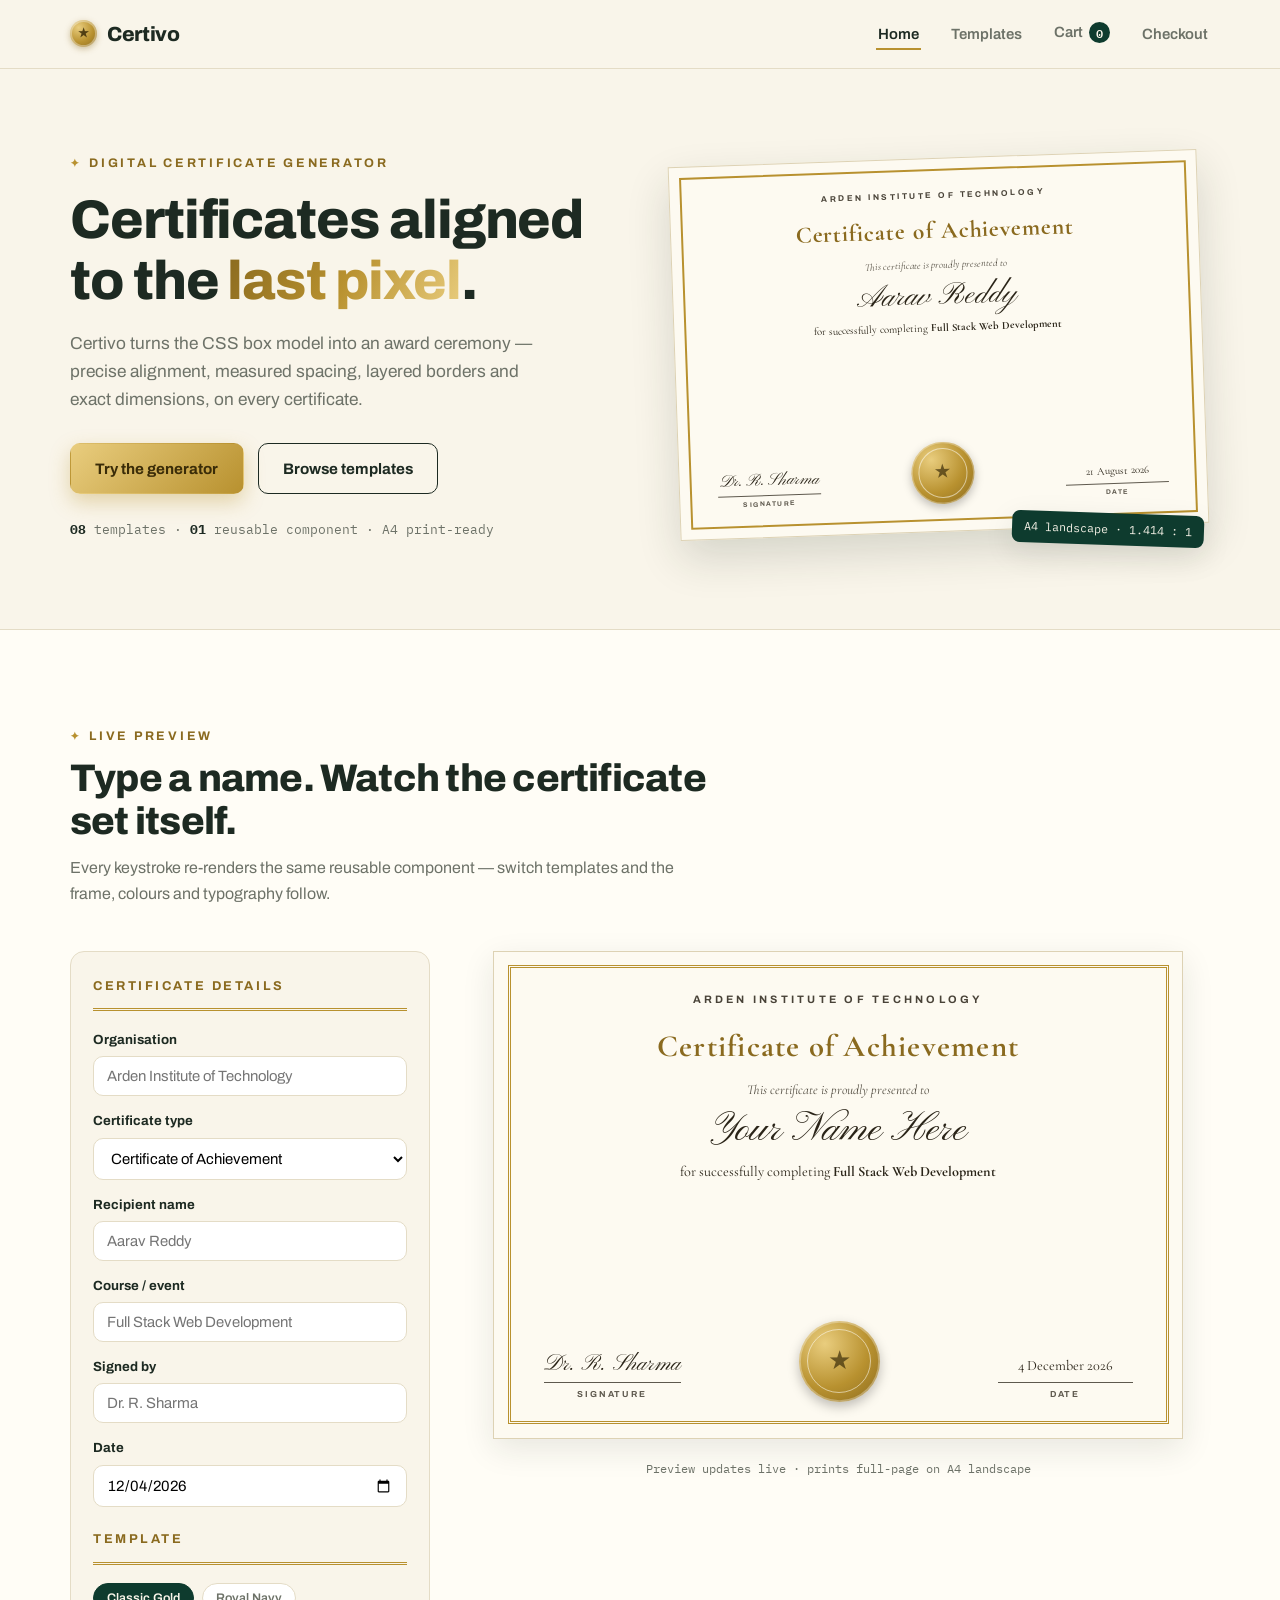
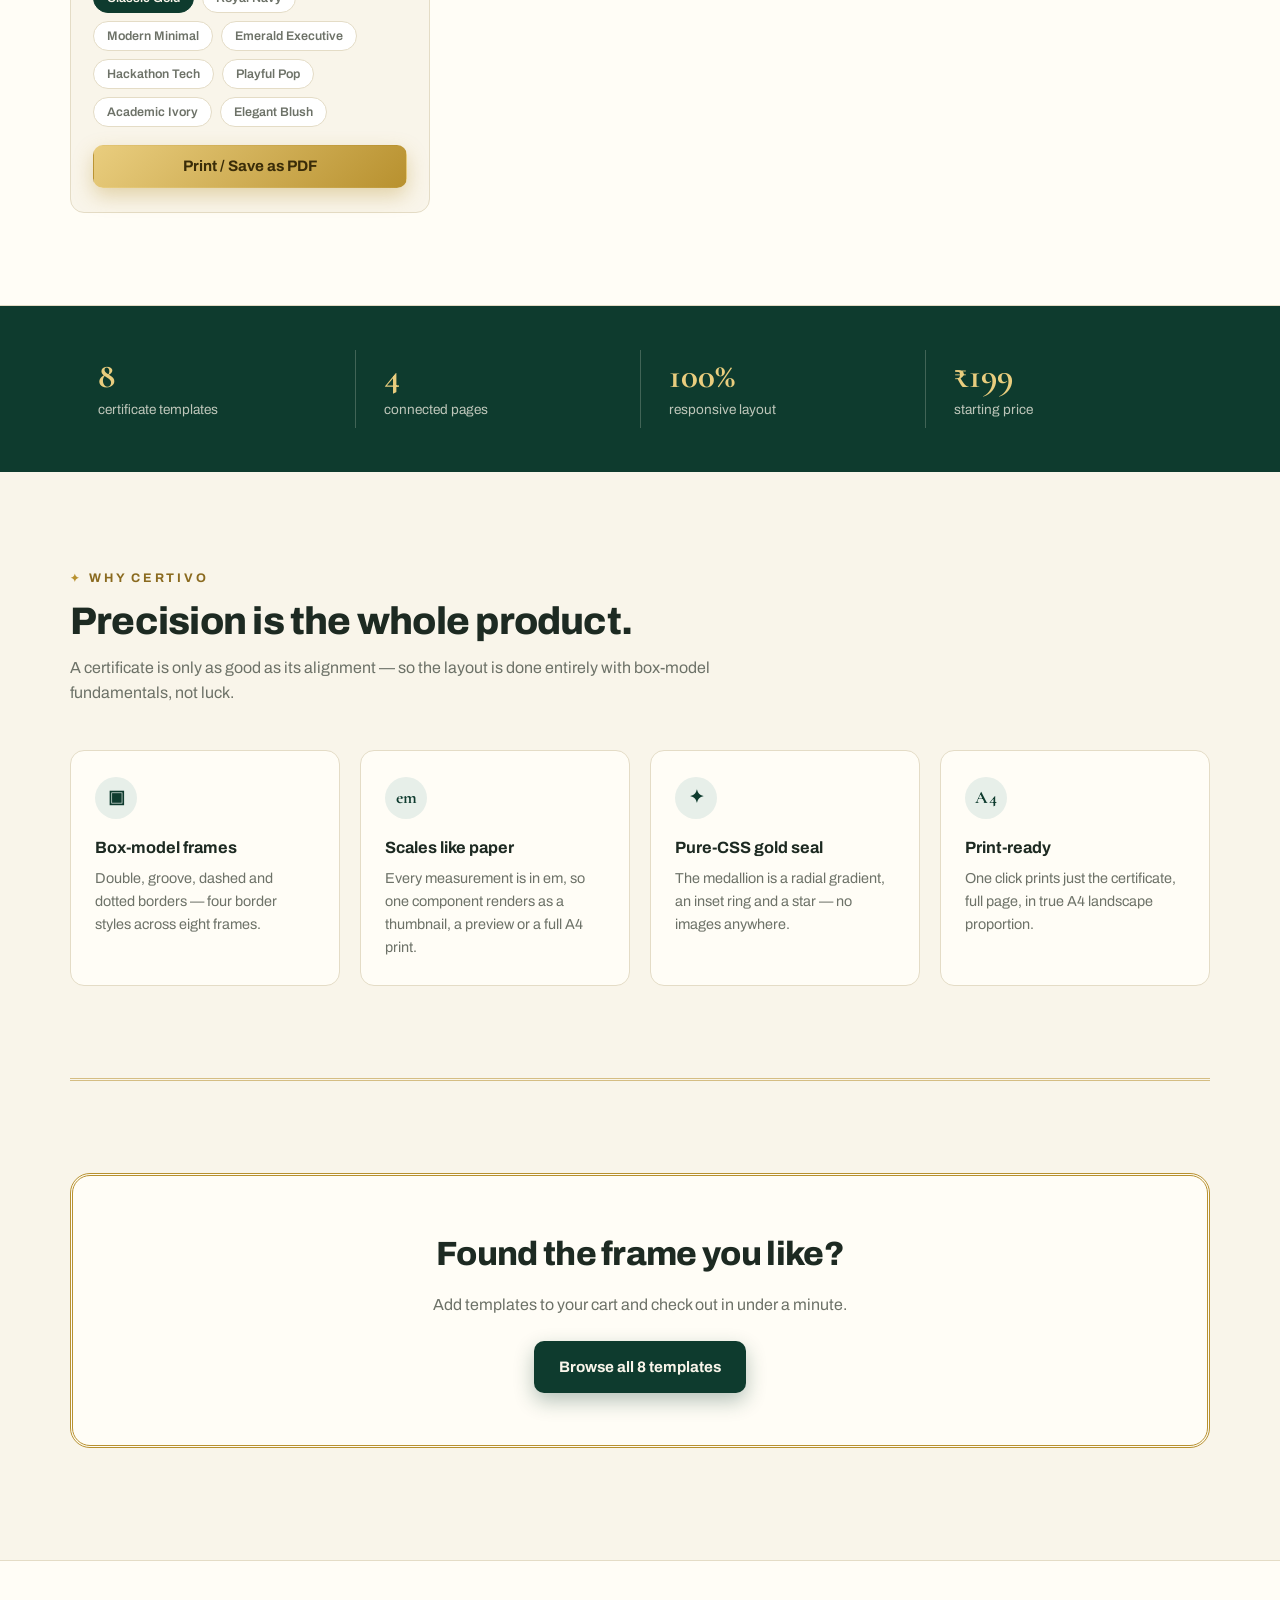
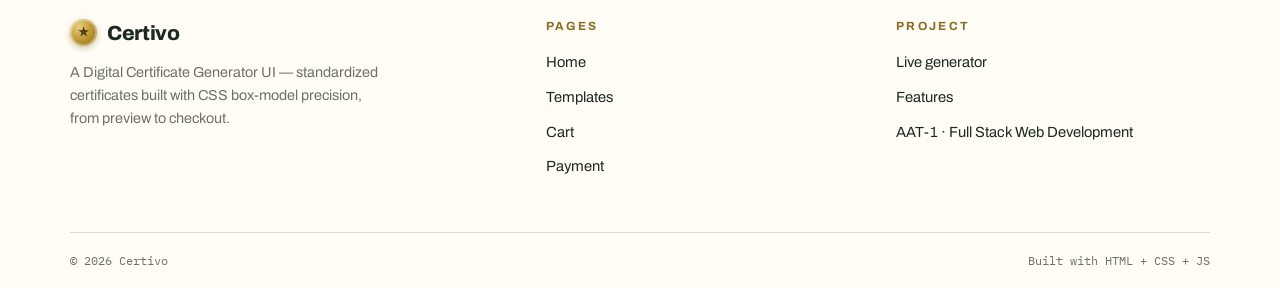
<file: index.html>
<!DOCTYPE html>
<html lang="en">
<head>
  <meta charset="UTF-8" />
  <meta name="viewport" content="width=device-width, initial-scale=1.0" />
  <title>Certivo — Digital Certificate Generator</title>
  <meta name="description" content="A digital certificate generator built on CSS box-model precision — alignment, spacing, borders and dimensions." />
  <link rel="preconnect" href="https://fonts.googleapis.com" />
  <link rel="preconnect" href="https://fonts.gstatic.com" crossorigin />
  <link href="https://fonts.googleapis.com/css2?family=Archivo:wght@400;500;600;700;800&family=Cormorant+Garamond:ital,wght@0,500;0,600;0,700;1,500&family=IBM+Plex+Mono:wght@400;500;600&family=Pinyon+Script&display=swap" rel="stylesheet" />
  <link rel="stylesheet" href="css/style.css" />
</head>
<body data-page="home">

  <!-- ═══════════ NAVBAR ═══════════ -->
  <header class="navbar">
    <div class="container nav-inner">
      <a href="index.html" class="brand"><span class="brand-mark">&#9733;</span>Certivo</a>
      <button class="burger" id="burger" aria-label="Open menu" aria-expanded="false">
        <span></span><span></span><span></span>
      </button>
      <ul class="nav-links" id="navLinks">
        <li><a href="index.html" class="active">Home</a></li>
        <li><a href="products.html">Templates</a></li>
        <li><a href="cart.html" class="cart-link">Cart <span class="cart-badge" id="cartCount">0</span></a></li>
        <li><a href="payment.html">Checkout</a></li>
      </ul>
    </div>
  </header>

  <main>
    <!-- ═══════════ HERO ═══════════ -->
    <section class="hero">
      <div class="container hero-grid">
        <div>
          <span class="eyebrow">Digital Certificate Generator</span>
          <h1>Certificates aligned to the <span class="accent">last pixel</span>.</h1>
          <p class="hero-sub">
            Certivo turns the CSS box model into an award ceremony — precise alignment,
            measured spacing, layered borders and exact dimensions, on every certificate.
          </p>
          <div class="hero-actions">
            <a href="#generator" class="btn btn-gold">Try the generator</a>
            <a href="products.html" class="btn btn-ghost">Browse templates</a>
          </div>
          <p class="hero-note"><b>08</b> templates &middot; <b>01</b> reusable component &middot; A4 print-ready</p>
        </div>

        <div class="hero-stage" aria-hidden="true">
          <div id="heroCert"></div>
          <span class="float-chip">A4 landscape &middot; 1.414 : 1</span>
        </div>
      </div>
    </section>

    <!-- ═══════════ GENERATOR (signature section) ═══════════ -->
    <section class="generator section" id="generator">
      <div class="container">
        <div class="section-head">
          <span class="eyebrow">Live preview</span>
          <h2>Type a name. Watch the certificate set itself.</h2>
          <p>Every keystroke re-renders the same reusable component — switch templates
             and the frame, colours and typography follow.</p>
        </div>

        <div class="gen-layout">
          <!-- — controls — -->
          <div class="gen-panel">
            <h3>Certificate details</h3>
            <div class="gen-field">
              <label for="gOrg">Organisation</label>
              <input type="text" id="gOrg" placeholder="Arden Institute of Technology" />
            </div>
            <div class="gen-field">
              <label for="gType">Certificate type</label>
              <select id="gType">
                <option>Certificate of Achievement</option>
                <option>Certificate of Completion</option>
                <option>Certificate of Participation</option>
                <option>Certificate of Excellence</option>
                <option>Certificate of Appreciation</option>
              </select>
            </div>
            <div class="gen-field">
              <label for="gName">Recipient name</label>
              <input type="text" id="gName" placeholder="Aarav Reddy" />
            </div>
            <div class="gen-field">
              <label for="gCourse">Course / event</label>
              <input type="text" id="gCourse" placeholder="Full Stack Web Development" />
            </div>
            <div class="gen-field">
              <label for="gSigner">Signed by</label>
              <input type="text" id="gSigner" placeholder="Dr. R. Sharma" />
            </div>
            <div class="gen-field">
              <label for="gDate">Date</label>
              <input type="date" id="gDate" />
            </div>

            <h3 style="margin-top:22px;">Template</h3>
            <div class="template-chips" id="templateChips"></div>

            <button type="button" class="btn btn-gold btn-block" id="printBtn">Print / Save as PDF</button>
          </div>

          <!-- — live preview (also the print area) — -->
          <div class="gen-preview">
            <div id="printArea"><div id="genCert"></div></div>
            <p class="gen-preview-hint">Preview updates live &middot; prints full-page on A4 landscape</p>
          </div>
        </div>
      </div>
    </section>

    <!-- ═══════════ STATS ═══════════ -->
    <section class="stat-strip">
      <div class="container stat-grid">
        <div class="stat-item"><b>8</b><span>certificate templates</span></div>
        <div class="stat-item"><b>4</b><span>connected pages</span></div>
        <div class="stat-item"><b>100%</b><span>responsive layout</span></div>
        <div class="stat-item"><b>&#8377;199</b><span>starting price</span></div>
      </div>
    </section>

    <!-- ═══════════ FEATURES ═══════════ -->
    <section class="section" id="features">
      <div class="container">
        <div class="section-head">
          <span class="eyebrow">Why Certivo</span>
          <h2>Precision is the whole product.</h2>
          <p>A certificate is only as good as its alignment — so the layout is done
             entirely with box-model fundamentals, not luck.</p>
        </div>
        <div class="features-grid">
          <article class="feature">
            <div class="feature-icon">&#9635;</div>
            <h3>Box-model frames</h3>
            <p>Double, groove, dashed and dotted borders — four border styles across eight frames.</p>
          </article>
          <article class="feature">
            <div class="feature-icon">em</div>
            <h3>Scales like paper</h3>
            <p>Every measurement is in em, so one component renders as a thumbnail, a preview or a full A4 print.</p>
          </article>
          <article class="feature">
            <div class="feature-icon">&#10022;</div>
            <h3>Pure-CSS gold seal</h3>
            <p>The medallion is a radial gradient, an inset ring and a star — no images anywhere.</p>
          </article>
          <article class="feature">
            <div class="feature-icon">A4</div>
            <h3>Print-ready</h3>
            <p>One click prints just the certificate, full page, in true A4 landscape proportion.</p>
          </article>
        </div>
      </div>
    </section>

    <hr class="rule" />

    <!-- ═══════════ CTA ═══════════ -->
    <section class="section">
      <div class="container">
        <div class="cta-band">
          <h2>Found the frame you like?</h2>
          <p>Add templates to your cart and check out in under a minute.</p>
          <a href="products.html" class="btn btn-primary">Browse all 8 templates</a>
        </div>
      </div>
    </section>
  </main>

  <!-- ═══════════ FOOTER ═══════════ -->
  <footer class="footer">
    <div class="container">
      <div class="footer-grid">
        <div>
          <a href="index.html" class="brand"><span class="brand-mark">&#9733;</span>Certivo</a>
          <p class="footer-blurb">A Digital Certificate Generator UI — standardized certificates
             built with CSS box-model precision, from preview to checkout.</p>
        </div>
        <div>
          <h4>Pages</h4>
          <ul>
            <li><a href="index.html">Home</a></li>
            <li><a href="products.html">Templates</a></li>
            <li><a href="cart.html">Cart</a></li>
            <li><a href="payment.html">Payment</a></li>
          </ul>
        </div>
        <div>
          <h4>Project</h4>
          <ul>
            <li><a href="#generator">Live generator</a></li>
            <li><a href="#features">Features</a></li>
            <li><a href="#">AAT-1 · Full Stack Web Development</a></li>
          </ul>
        </div>
      </div>
      <div class="footer-bottom">
        <span>&copy; 2026 Certivo</span>
        <span>Built with HTML + CSS + JS</span>
      </div>
    </div>
  </footer>

  <div class="toast" id="toast" role="status" aria-live="polite"></div>
  <script src="js/script.js" defer></script>
</body>
</html>
</file>
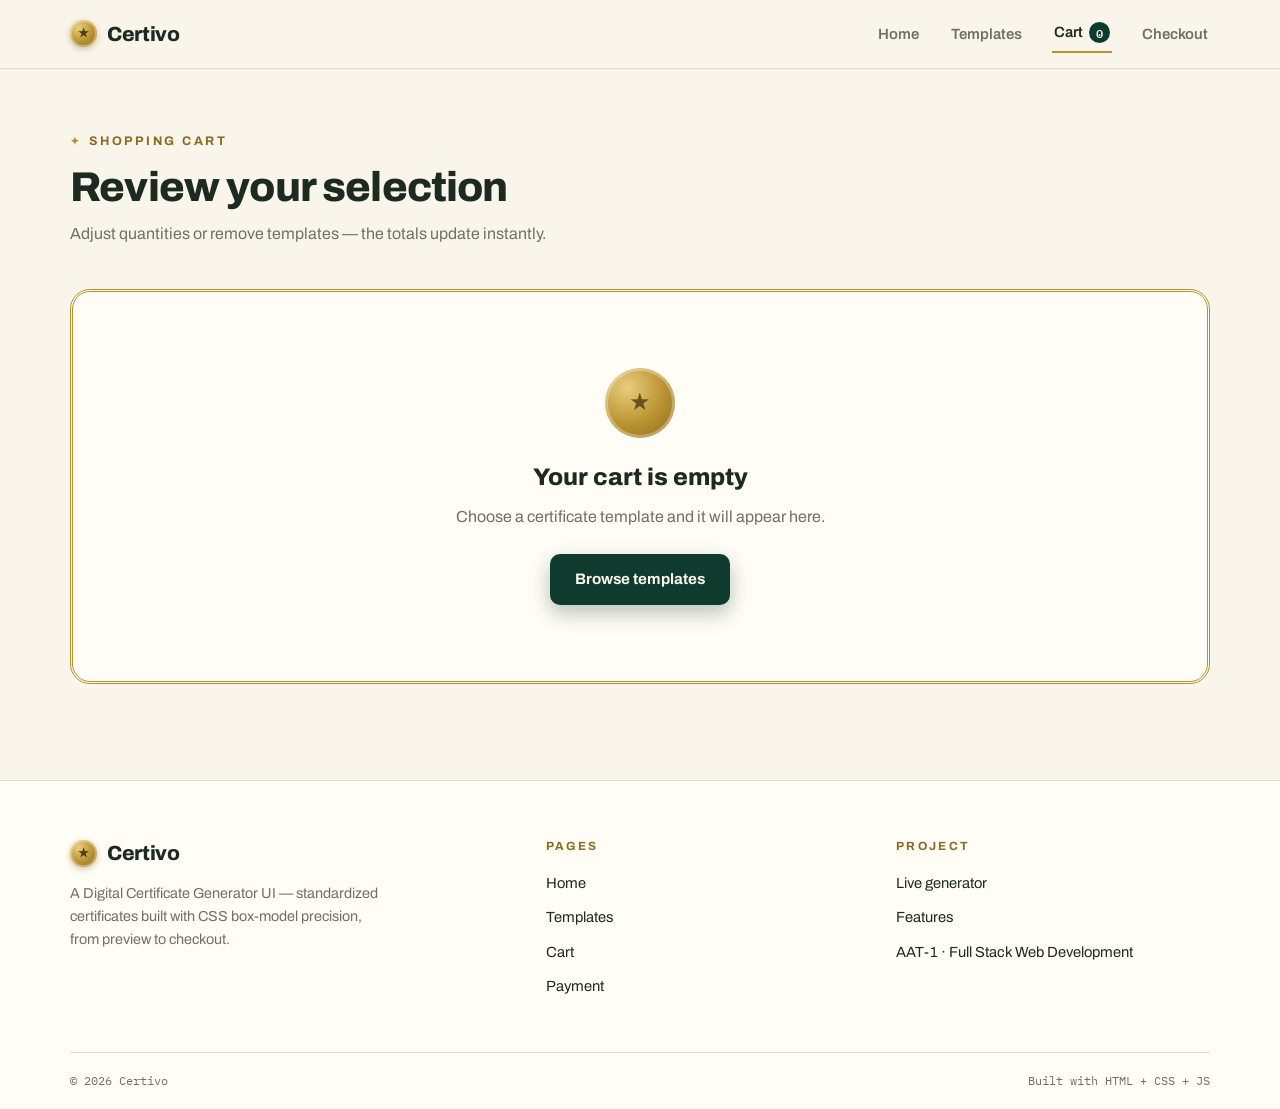
<file: cart.html>
<!DOCTYPE html>
<html lang="en">
<head>
  <meta charset="UTF-8" />
  <meta name="viewport" content="width=device-width, initial-scale=1.0" />
  <title>Your Cart — Certivo</title>
  <meta name="description" content="Review the certificate templates in your cart before checkout." />
  <link rel="preconnect" href="https://fonts.googleapis.com" />
  <link rel="preconnect" href="https://fonts.gstatic.com" crossorigin />
  <link href="https://fonts.googleapis.com/css2?family=Archivo:wght@400;500;600;700;800&family=Cormorant+Garamond:ital,wght@0,500;0,600;0,700;1,500&family=IBM+Plex+Mono:wght@400;500;600&family=Pinyon+Script&display=swap" rel="stylesheet" />
  <link rel="stylesheet" href="css/style.css" />
</head>
<body data-page="cart">

  <!-- ═══════════ NAVBAR ═══════════ -->
  <header class="navbar">
    <div class="container nav-inner">
      <a href="index.html" class="brand"><span class="brand-mark">&#9733;</span>Certivo</a>
      <button class="burger" id="burger" aria-label="Open menu" aria-expanded="false">
        <span></span><span></span><span></span>
      </button>
      <ul class="nav-links" id="navLinks">
        <li><a href="index.html">Home</a></li>
        <li><a href="products.html">Templates</a></li>
        <li><a href="cart.html" class="cart-link active">Cart <span class="cart-badge" id="cartCount">0</span></a></li>
        <li><a href="payment.html">Checkout</a></li>
      </ul>
    </div>
  </header>

  <main>
    <!-- ═══════════ PAGE HEAD ═══════════ -->
    <section class="page-head">
      <div class="container">
        <span class="eyebrow">Shopping cart</span>
        <h1>Review your selection</h1>
        <p>Adjust quantities or remove templates — the totals update instantly.</p>
      </div>
    </section>

    <!-- ═══════════ CART CONTENT (rendered by JS) ═══════════ -->
    <section class="container" id="cartWrap">
      <!-- js/script.js renders the cart rows + summary, or the empty state -->
    </section>
  </main>

  <!-- ═══════════ FOOTER ═══════════ -->
  <footer class="footer">
    <div class="container">
      <div class="footer-grid">
        <div>
          <a href="index.html" class="brand"><span class="brand-mark">&#9733;</span>Certivo</a>
          <p class="footer-blurb">A Digital Certificate Generator UI — standardized certificates
             built with CSS box-model precision, from preview to checkout.</p>
        </div>
        <div>
          <h4>Pages</h4>
          <ul>
            <li><a href="index.html">Home</a></li>
            <li><a href="products.html">Templates</a></li>
            <li><a href="cart.html">Cart</a></li>
            <li><a href="payment.html">Payment</a></li>
          </ul>
        </div>
        <div>
          <h4>Project</h4>
          <ul>
            <li><a href="index.html#generator">Live generator</a></li>
            <li><a href="index.html#features">Features</a></li>
            <li><a href="#">AAT-1 · Full Stack Web Development</a></li>
          </ul>
        </div>
      </div>
      <div class="footer-bottom">
        <span>&copy; 2026 Certivo</span>
        <span>Built with HTML + CSS + JS</span>
      </div>
    </div>
  </footer>

  <div class="toast" id="toast" role="status" aria-live="polite"></div>
  <script src="js/script.js" defer></script>
</body>
</html>
</file>
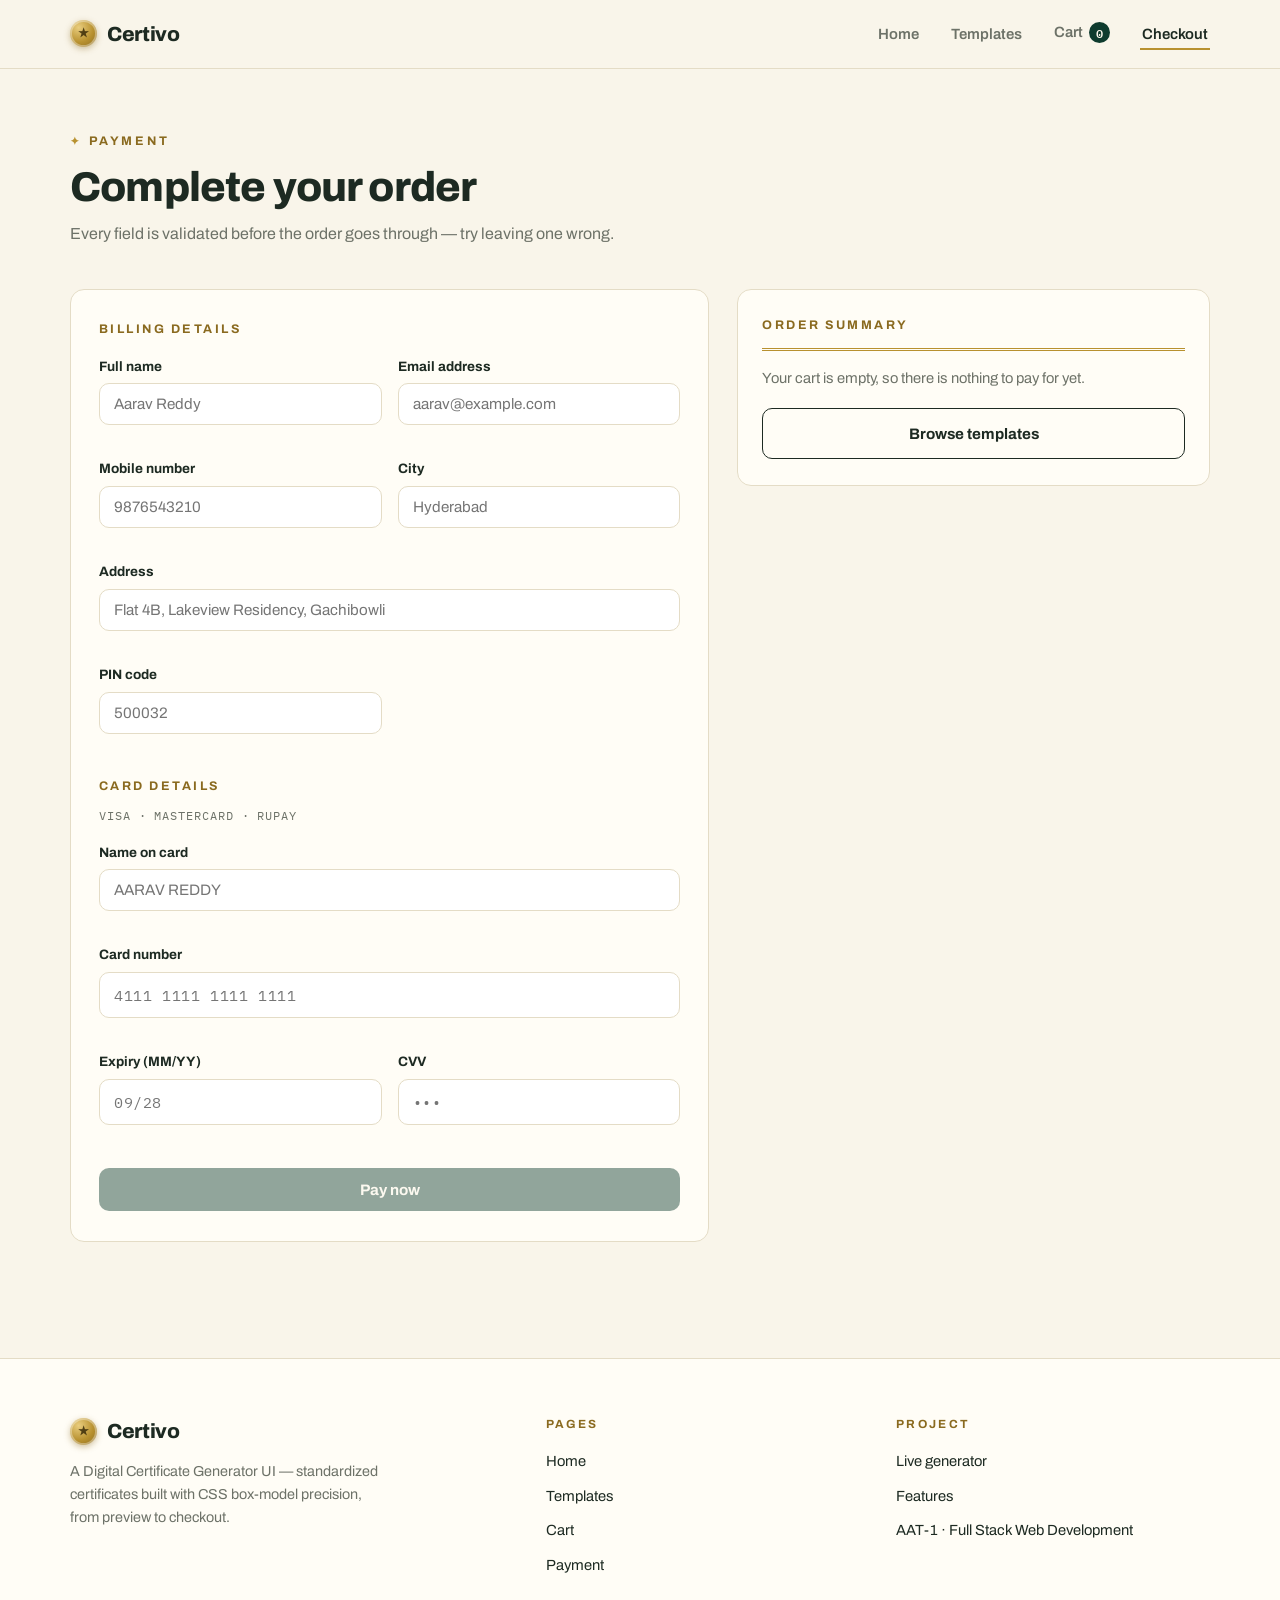
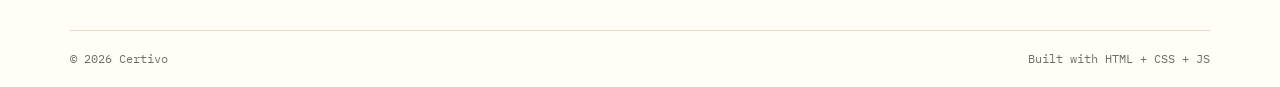
<file: payment.html>
<!DOCTYPE html>
<html lang="en">
<head>
  <meta charset="UTF-8" />
  <meta name="viewport" content="width=device-width, initial-scale=1.0" />
  <title>Payment — Certivo</title>
  <meta name="description" content="Secure demo checkout for your certificate templates." />
  <link rel="preconnect" href="https://fonts.googleapis.com" />
  <link rel="preconnect" href="https://fonts.gstatic.com" crossorigin />
  <link href="https://fonts.googleapis.com/css2?family=Archivo:wght@400;500;600;700;800&family=Cormorant+Garamond:ital,wght@0,500;0,600;0,700;1,500&family=IBM+Plex+Mono:wght@400;500;600&family=Pinyon+Script&display=swap" rel="stylesheet" />
  <link rel="stylesheet" href="css/style.css" />
</head>
<body data-page="payment">

  <!-- ═══════════ NAVBAR ═══════════ -->
  <header class="navbar">
    <div class="container nav-inner">
      <a href="index.html" class="brand"><span class="brand-mark">&#9733;</span>Certivo</a>
      <button class="burger" id="burger" aria-label="Open menu" aria-expanded="false">
        <span></span><span></span><span></span>
      </button>
      <ul class="nav-links" id="navLinks">
        <li><a href="index.html">Home</a></li>
        <li><a href="products.html">Templates</a></li>
        <li><a href="cart.html" class="cart-link">Cart <span class="cart-badge" id="cartCount">0</span></a></li>
        <li><a href="payment.html" class="active">Checkout</a></li>
      </ul>
    </div>
  </header>

  <main>
    <!-- ═══════════ PAGE HEAD ═══════════ -->
    <section class="page-head">
      <div class="container">
        <span class="eyebrow">Payment</span>
        <h1>Complete your order</h1>
        <p>Every field is validated before the order goes through — try leaving one wrong.</p>
      </div>
    </section>

    <!-- ═══════════ CHECKOUT LAYOUT ═══════════ -->
    <section class="container pay-layout">

      <!-- — form column — -->
      <form class="pay-form" id="payForm" novalidate>
        <fieldset>
          <legend>Billing details</legend>
          <div class="form-grid">
            <div class="field">
              <label for="fullName">Full name</label>
              <input type="text" id="fullName" placeholder="Aarav Reddy" autocomplete="name" />
              <span class="err" id="err-fullName"></span>
            </div>
            <div class="field">
              <label for="email">Email address</label>
              <input type="email" id="email" placeholder="aarav@example.com" autocomplete="email" />
              <span class="err" id="err-email"></span>
            </div>
            <div class="field">
              <label for="phone">Mobile number</label>
              <input type="tel" id="phone" placeholder="9876543210" inputmode="numeric" autocomplete="tel" />
              <span class="err" id="err-phone"></span>
            </div>
            <div class="field">
              <label for="city">City</label>
              <input type="text" id="city" placeholder="Hyderabad" autocomplete="address-level2" />
              <span class="err" id="err-city"></span>
            </div>
            <div class="field full">
              <label for="address">Address</label>
              <input type="text" id="address" placeholder="Flat 4B, Lakeview Residency, Gachibowli" autocomplete="street-address" />
              <span class="err" id="err-address"></span>
            </div>
            <div class="field">
              <label for="pincode">PIN code</label>
              <input type="text" id="pincode" placeholder="500032" inputmode="numeric" autocomplete="postal-code" />
              <span class="err" id="err-pincode"></span>
            </div>
          </div>
        </fieldset>

        <fieldset>
          <legend>Card details</legend>
          <p class="accepted">VISA &middot; MASTERCARD &middot; RUPAY</p>
          <div class="form-grid">
            <div class="field full">
              <label for="cardName">Name on card</label>
              <input type="text" id="cardName" placeholder="AARAV REDDY" autocomplete="cc-name" />
              <span class="err" id="err-cardName"></span>
            </div>
            <div class="field full">
              <label for="cardNumber">Card number</label>
              <input type="text" id="cardNumber" class="mono" placeholder="4111 1111 1111 1111"
                     inputmode="numeric" autocomplete="cc-number" />
              <span class="err" id="err-cardNumber"></span>
            </div>
            <div class="field">
              <label for="expiry">Expiry (MM/YY)</label>
              <input type="text" id="expiry" class="mono" placeholder="09/28" inputmode="numeric" autocomplete="cc-exp" />
              <span class="err" id="err-expiry"></span>
            </div>
            <div class="field">
              <label for="cvv">CVV</label>
              <input type="password" id="cvv" class="mono" placeholder="&bull;&bull;&bull;" inputmode="numeric" autocomplete="cc-csc" />
              <span class="err" id="err-cvv"></span>
            </div>
          </div>
        </fieldset>

        <button type="submit" class="btn btn-primary btn-block" id="payBtn">Pay now</button>
      </form>

      <!-- — summary column (rendered by JS) — -->
      <aside class="summary" id="paySummary">
        <!-- js/script.js fills this with the order items and totals -->
      </aside>
    </section>
  </main>

  <!-- ═══════════ SUCCESS MODAL ═══════════ -->
  <div class="modal-overlay" id="successModal" role="dialog" aria-modal="true" aria-labelledby="successTitle">
    <div class="modal">
      <div class="wax-mark">&#10003;</div>
      <h2 id="successTitle">Order confirmed</h2>
      <div class="order-id" id="orderId">Order ID: CV-000000</div>
      <p>Your certificate templates are ready to use. A receipt has been sent to your email.</p>
      <a href="index.html" class="btn btn-primary btn-block">Back to home</a>
    </div>
  </div>

  <!-- ═══════════ FOOTER ═══════════ -->
  <footer class="footer">
    <div class="container">
      <div class="footer-grid">
        <div>
          <a href="index.html" class="brand"><span class="brand-mark">&#9733;</span>Certivo</a>
          <p class="footer-blurb">A Digital Certificate Generator UI — standardized certificates
             built with CSS box-model precision, from preview to checkout.</p>
        </div>
        <div>
          <h4>Pages</h4>
          <ul>
            <li><a href="index.html">Home</a></li>
            <li><a href="products.html">Templates</a></li>
            <li><a href="cart.html">Cart</a></li>
            <li><a href="payment.html">Payment</a></li>
          </ul>
        </div>
        <div>
          <h4>Project</h4>
          <ul>
            <li><a href="index.html#generator">Live generator</a></li>
            <li><a href="index.html#features">Features</a></li>
            <li><a href="#">AAT-1 · Full Stack Web Development</a></li>
          </ul>
        </div>
      </div>
      <div class="footer-bottom">
        <span>&copy; 2026 Certivo</span>
        <span>Built with HTML + CSS + JS</span>
      </div>
    </div>
  </footer>

  <div class="toast" id="toast" role="status" aria-live="polite"></div>
  <script src="js/script.js" defer></script>
</body>
</html>
</file>
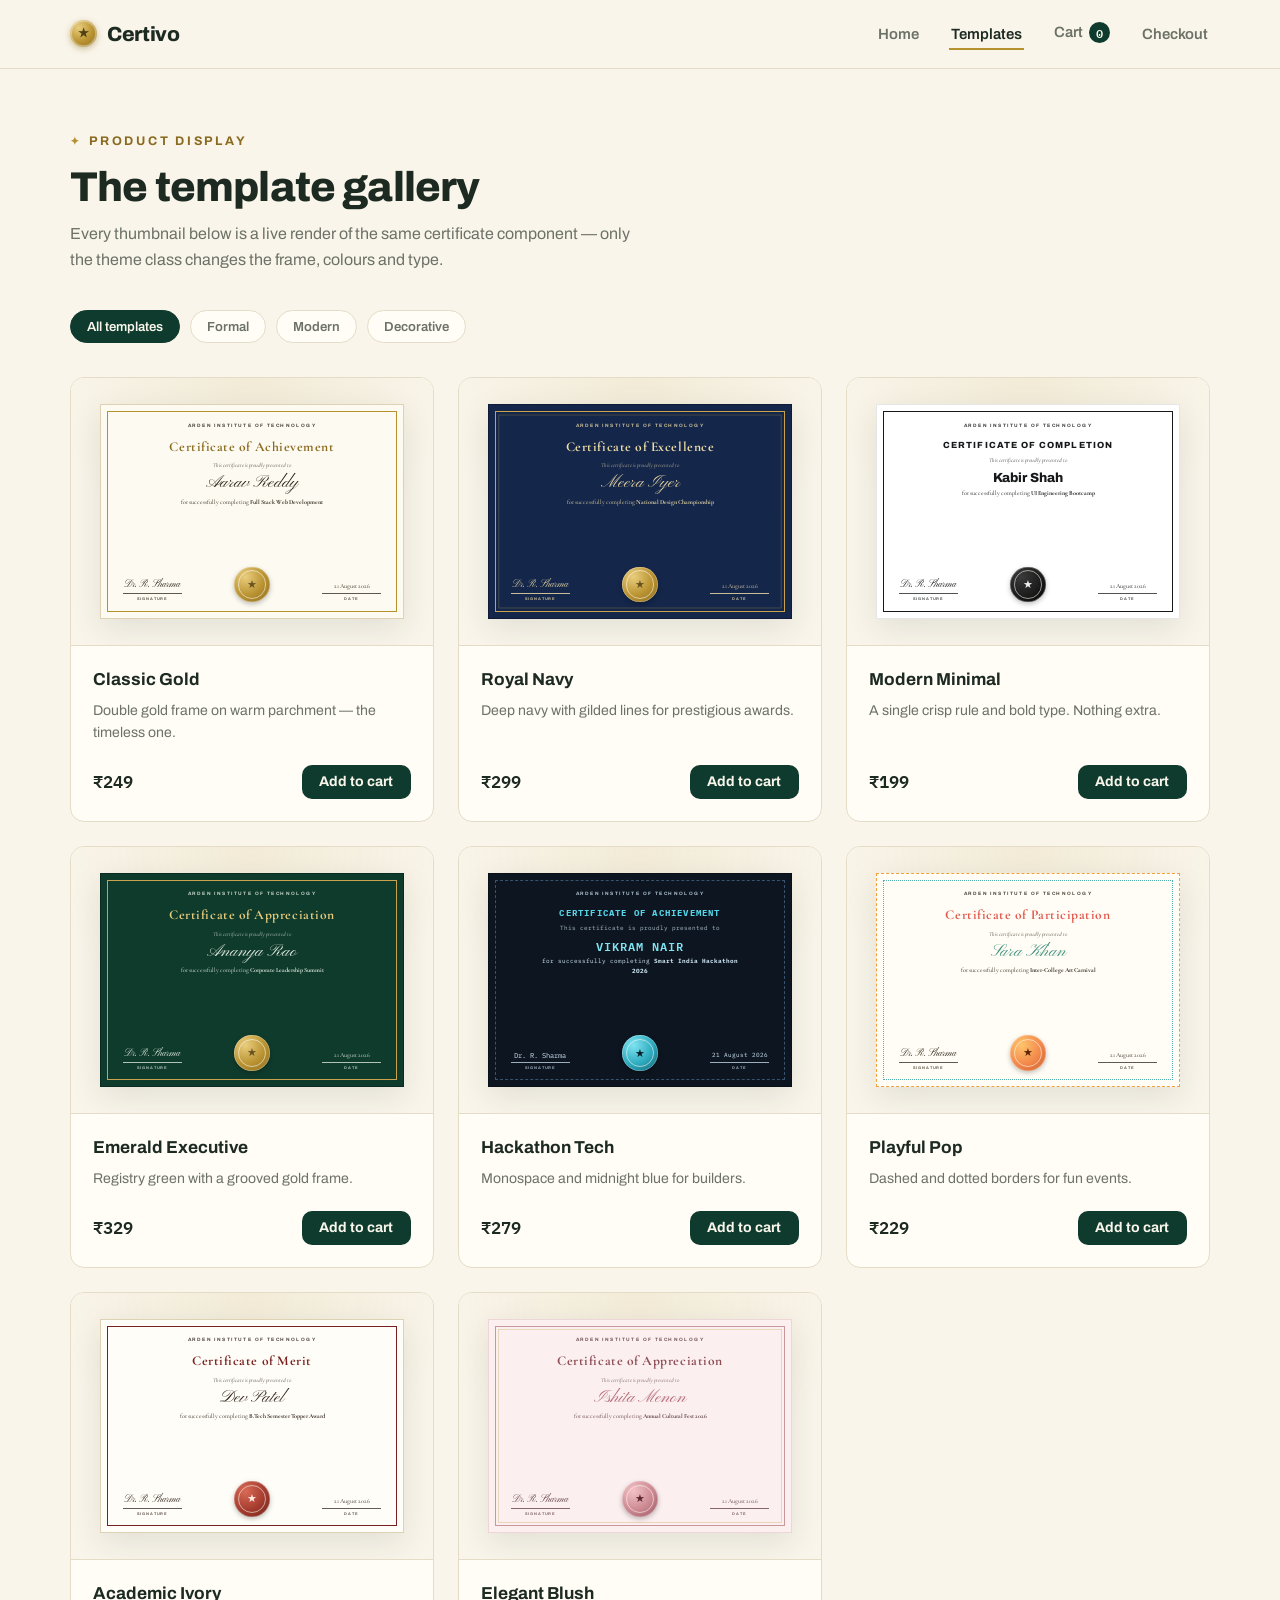
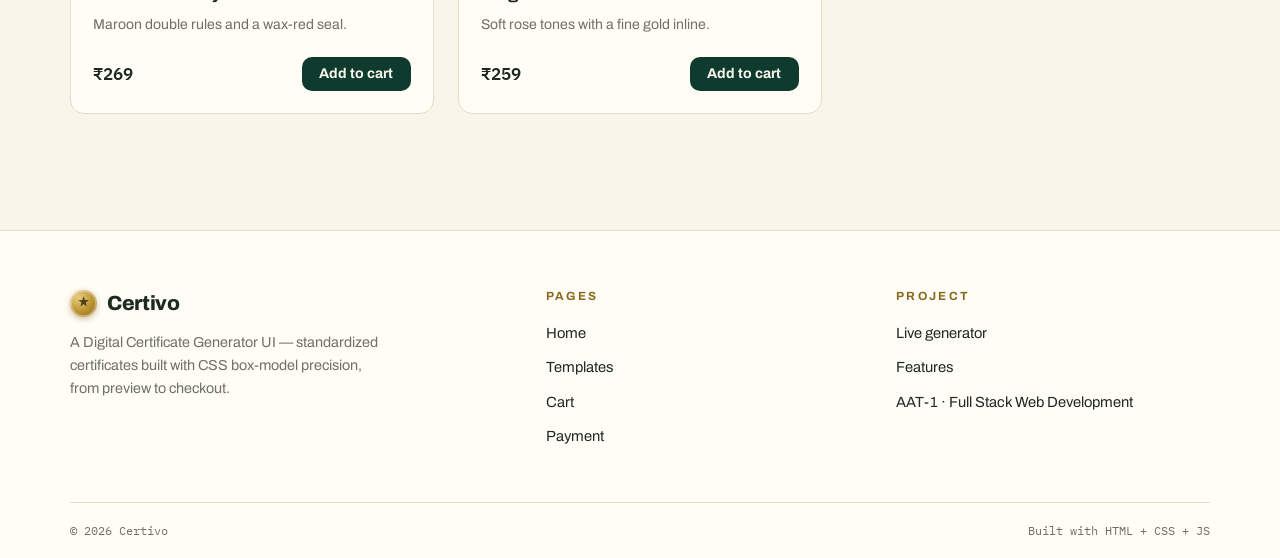
<file: products.html>
<!DOCTYPE html>
<html lang="en">
<head>
  <meta charset="UTF-8" />
  <meta name="viewport" content="width=device-width, initial-scale=1.0" />
  <title>Templates — Certivo</title>
  <meta name="description" content="Browse eight certificate templates, each rendered live from one reusable component." />
  <link rel="preconnect" href="https://fonts.googleapis.com" />
  <link rel="preconnect" href="https://fonts.gstatic.com" crossorigin />
  <link href="https://fonts.googleapis.com/css2?family=Archivo:wght@400;500;600;700;800&family=Cormorant+Garamond:ital,wght@0,500;0,600;0,700;1,500&family=IBM+Plex+Mono:wght@400;500;600&family=Pinyon+Script&display=swap" rel="stylesheet" />
  <link rel="stylesheet" href="css/style.css" />
</head>
<body data-page="products">

  <!-- ═══════════ NAVBAR ═══════════ -->
  <header class="navbar">
    <div class="container nav-inner">
      <a href="index.html" class="brand"><span class="brand-mark">&#9733;</span>Certivo</a>
      <button class="burger" id="burger" aria-label="Open menu" aria-expanded="false">
        <span></span><span></span><span></span>
      </button>
      <ul class="nav-links" id="navLinks">
        <li><a href="index.html">Home</a></li>
        <li><a href="products.html" class="active">Templates</a></li>
        <li><a href="cart.html" class="cart-link">Cart <span class="cart-badge" id="cartCount">0</span></a></li>
        <li><a href="payment.html">Checkout</a></li>
      </ul>
    </div>
  </header>

  <main>
    <!-- ═══════════ PAGE HEAD ═══════════ -->
    <section class="page-head">
      <div class="container">
        <span class="eyebrow">Product display</span>
        <h1>The template gallery</h1>
        <p>Every thumbnail below is a live render of the same certificate component —
           only the theme class changes the frame, colours and type.</p>
      </div>
    </section>

    <!-- ═══════════ FILTERS + GRID ═══════════ -->
    <section class="container">
      <div class="filter-row" role="group" aria-label="Filter templates by style">
        <button class="chip active" data-filter="all">All templates</button>
        <button class="chip" data-filter="formal">Formal</button>
        <button class="chip" data-filter="modern">Modern</button>
        <button class="chip" data-filter="decorative">Decorative</button>
      </div>

      <div class="product-grid" id="productGrid">
        <!-- rendered by js/script.js from the TEMPLATES array -->
      </div>
    </section>
  </main>

  <!-- ═══════════ FOOTER ═══════════ -->
  <footer class="footer">
    <div class="container">
      <div class="footer-grid">
        <div>
          <a href="index.html" class="brand"><span class="brand-mark">&#9733;</span>Certivo</a>
          <p class="footer-blurb">A Digital Certificate Generator UI — standardized certificates
             built with CSS box-model precision, from preview to checkout.</p>
        </div>
        <div>
          <h4>Pages</h4>
          <ul>
            <li><a href="index.html">Home</a></li>
            <li><a href="products.html">Templates</a></li>
            <li><a href="cart.html">Cart</a></li>
            <li><a href="payment.html">Payment</a></li>
          </ul>
        </div>
        <div>
          <h4>Project</h4>
          <ul>
            <li><a href="index.html#generator">Live generator</a></li>
            <li><a href="index.html#features">Features</a></li>
            <li><a href="#">AAT-1 · Full Stack Web Development</a></li>
          </ul>
        </div>
      </div>
      <div class="footer-bottom">
        <span>&copy; 2026 Certivo</span>
        <span>Built with HTML + CSS + JS</span>
      </div>
    </div>
  </footer>

  <div class="toast" id="toast" role="status" aria-live="polite"></div>
  <script src="js/script.js" defer></script>
</body>
</html>
</file>
<file: css/style.css>
/* ═══════════════════════════════════════════════════════════════
   CERTIVO — Digital Certificate Generator UI  (AAT-1)
   style.css — single shared stylesheet for all four pages.
   Design language: "the registrar's office" — parchment, deep
   green ink and gold foil, because the product IS certificates.
   The reusable .cert component is sized entirely in em units so
   one component renders at any scale (see section 12).
   ═══════════════════════════════════════════════════════════════ */

/* ───────────────────────── 1. Design tokens ───────────────────────── */
:root {
  /* palette */
  --parchment: #f9f5ea;      /* page background                */
  --panel: #fffdf6;          /* raised surfaces                */
  --ink: #1d2a22;            /* primary text (green-black)     */
  --muted: #6d7268;          /* secondary text                 */
  --line: #e4dcc6;           /* hairlines                      */
  --green: #0e3b2e;          /* deep registry green            */
  --green-soft: #e7efe9;     /* green tint                     */
  --gold: #b8912f;           /* gold foil                      */
  --gold-hi: #e9cd7e;        /* gold highlight                 */
  --gold-lo: #8a6a1f;        /* gold shadow                    */
  --wax: #a33b2e;            /* wax-seal red (also errors)     */
  --ok: #1d7a4f;

  /* type */
  --font-ui: "Archivo", "Segoe UI", Arial, sans-serif;
  --font-cert: "Cormorant Garamond", Georgia, serif;
  --font-script: "Pinyon Script", cursive;
  --font-mono: "IBM Plex Mono", "Courier New", monospace;

  /* geometry */
  --radius: 14px;
  --radius-sm: 10px;
  --shadow: 0 10px 30px rgba(29, 42, 34, 0.1);
  --shadow-lift: 0 18px 44px rgba(29, 42, 34, 0.16);
}

/* ───────────────────────── 2. Reset & base ───────────────────────── */
* { margin: 0; padding: 0; box-sizing: border-box; }
html { scroll-behavior: smooth; }
body {
  font-family: var(--font-ui);
  background: var(--parchment);
  color: var(--ink);
  line-height: 1.6;
  -webkit-font-smoothing: antialiased;
}
img { max-width: 100%; display: block; }
a { color: inherit; text-decoration: none; }
button { font-family: inherit; cursor: pointer; }
input, select { font-family: inherit; }
:focus-visible { outline: 2px solid var(--gold); outline-offset: 3px; border-radius: 4px; }

.container { width: min(1140px, 92%); margin-inline: auto; }

/* eyebrow: small caps flanked by a gold diamond — a nod to engraved labels */
.eyebrow {
  display: inline-flex;
  align-items: center;
  gap: 0.6em;
  font-size: 0.78rem;
  font-weight: 700;
  letter-spacing: 0.22em;
  text-transform: uppercase;
  color: var(--gold-lo);
}
.eyebrow::before { content: "\2726"; color: var(--gold); font-size: 0.9em; } /* ✦ */

.section { padding: 92px 0; }
.section-head { max-width: 640px; margin-bottom: 44px; }
.section-head h2, .page-head h1, .hero h1 {
  font-family: var(--font-ui);
  font-weight: 800;
  letter-spacing: -0.02em;
  line-height: 1.12;
}
.section-head h2 { font-size: clamp(1.7rem, 3.4vw, 2.4rem); margin-top: 10px; }
.section-head p { color: var(--muted); margin-top: 12px; }

/* double-rule divider — the certificate-border motif used between sections */
.rule {
  border: none;
  border-top: 3px double var(--gold);
  opacity: 0.55;
  width: min(1140px, 92%);
  margin: 0 auto;
}

/* ───────────────────────── 3. Buttons ───────────────────────── */
.btn {
  display: inline-flex;
  align-items: center;
  justify-content: center;
  gap: 0.5em;
  padding: 0.82em 1.6em;
  border-radius: var(--radius-sm);
  border: 1.5px solid transparent;
  font-weight: 700;
  font-size: 0.95rem;
  transition: transform 0.15s ease, background 0.15s ease, box-shadow 0.15s ease, color 0.15s ease;
}
.btn:active { transform: translateY(1px); }
.btn-primary {
  background: var(--green);
  color: var(--parchment);
  box-shadow: 0 8px 20px rgba(14, 59, 46, 0.3);
}
.btn-primary:hover { background: #145341; }
.btn-gold {
  background: linear-gradient(135deg, var(--gold-hi), var(--gold));
  color: #3a2c08;
  box-shadow: 0 8px 20px rgba(184, 145, 47, 0.35);
}
.btn-gold:hover { filter: brightness(1.06); }
.btn-ghost { background: transparent; color: var(--ink); border-color: var(--ink); }
.btn-ghost:hover { background: var(--ink); color: var(--parchment); }
.btn-block { width: 100%; }
.btn[disabled] { opacity: 0.45; cursor: not-allowed; box-shadow: none; }

/* ───────────────────────── 4. Navbar ───────────────────────── */
.navbar {
  position: sticky;
  top: 0;
  z-index: 50;
  background: rgba(249, 245, 234, 0.9);
  backdrop-filter: blur(10px);
  border-bottom: 1.5px solid var(--line);
}
.nav-inner { display: flex; align-items: center; justify-content: space-between; padding: 15px 0; }
.brand {
  font-weight: 800;
  font-size: 1.28rem;
  letter-spacing: -0.02em;
  display: inline-flex;
  align-items: center;
  gap: 0.5em;
}
.brand-mark {
  width: 27px; height: 27px;
  border-radius: 50%;
  background: radial-gradient(circle at 32% 28%, var(--gold-hi), var(--gold) 55%, var(--gold-lo));
  color: rgba(58, 44, 8, 0.85);
  display: grid;
  place-items: center;
  font-size: 0.75rem;
  box-shadow: inset 0 0 0 2px rgba(255, 255, 255, 0.35), 0 2px 6px rgba(138, 106, 31, 0.4);
}
.nav-links { display: flex; align-items: center; gap: 28px; list-style: none; }
.nav-links a {
  font-weight: 600;
  font-size: 0.93rem;
  color: var(--muted);
  padding: 6px 2px;
  border-bottom: 2px solid transparent;
}
.nav-links a:hover { color: var(--ink); }
.nav-links a.active { color: var(--ink); border-bottom-color: var(--gold); }
.cart-link { position: relative; display: inline-flex; align-items: center; gap: 6px; }
.cart-badge {
  min-width: 21px; height: 21px;
  padding: 0 5px;
  border-radius: 999px;
  background: var(--green);
  color: var(--parchment);
  font-family: var(--font-mono);
  font-size: 0.72rem;
  font-weight: 600;
  display: inline-flex;
  align-items: center;
  justify-content: center;
}
.burger {
  display: none;
  flex-direction: column;
  gap: 5px;
  background: none;
  border: 1.5px solid var(--line);
  border-radius: 8px;
  padding: 9px 10px;
}
.burger span { width: 20px; height: 2px; background: var(--ink); border-radius: 2px; }

/* ───────────────────────── 5. Hero ───────────────────────── */
.hero { padding: 80px 0 88px; overflow: hidden; }
.hero-grid { display: grid; grid-template-columns: 1fr 1fr; gap: 54px; align-items: center; }
.hero h1 { font-size: clamp(2.2rem, 4.8vw, 3.4rem); margin-top: 16px; }
.hero h1 .accent {
  background: linear-gradient(120deg, var(--gold-lo), var(--gold), var(--gold-hi));
  -webkit-background-clip: text;
  background-clip: text;
  color: transparent;
}
.hero-sub { color: var(--muted); font-size: 1.08rem; max-width: 480px; margin-top: 18px; }
.hero-actions { display: flex; gap: 14px; margin-top: 30px; flex-wrap: wrap; }
.hero-note { margin-top: 26px; font-family: var(--font-mono); font-size: 0.8rem; color: var(--muted); }
.hero-note b { color: var(--ink); }

.hero-stage { position: relative; display: flex; justify-content: center; }
.hero-stage .cert { transform: rotate(-2deg); box-shadow: var(--shadow-lift); }
.float-chip {
  position: absolute;
  bottom: -14px;
  right: 6px;
  background: var(--green);
  color: var(--parchment);
  font-family: var(--font-mono);
  font-size: 0.72rem;
  padding: 7px 12px;
  border-radius: 8px;
  box-shadow: var(--shadow);
  transform: rotate(2deg);
}
@keyframes drift { 0%, 100% { transform: rotate(-2deg) translateY(0); } 50% { transform: rotate(-2deg) translateY(-7px); } }
.hero-stage .cert { animation: drift 6s ease-in-out infinite; }
@media (prefers-reduced-motion: reduce) {
  .hero-stage .cert { animation: none; }
  html { scroll-behavior: auto; }
}

/* ───────────────────────── 6. Generator (signature section) ───────────────────────── */
.generator {
  background: var(--panel);
  border-top: 1.5px solid var(--line);
  border-bottom: 1.5px solid var(--line);
}
.gen-layout {
  display: grid;
  grid-template-columns: 360px 1fr;
  gap: 36px;
  align-items: start;
}
.gen-panel {
  background: var(--parchment);
  border: 1.5px solid var(--line);
  border-radius: var(--radius);
  padding: 24px 22px;
}
.gen-panel h3 {
  font-size: 0.8rem;
  font-weight: 700;
  letter-spacing: 0.2em;
  text-transform: uppercase;
  color: var(--gold-lo);
  padding-bottom: 12px;
  border-bottom: 3px double var(--gold);
  margin-bottom: 18px;
}
.gen-field { display: flex; flex-direction: column; margin-bottom: 14px; }
.gen-field label { font-size: 0.83rem; font-weight: 700; margin-bottom: 6px; }
.gen-field input, .gen-field select {
  padding: 11px 13px;
  border: 1.5px solid var(--line);
  border-radius: var(--radius-sm);
  background: #fff;
  font-size: 0.93rem;
}
.gen-field input:focus, .gen-field select:focus {
  outline: none;
  border-color: var(--gold);
  box-shadow: 0 0 0 3px rgba(184, 145, 47, 0.18);
}
.template-chips { display: flex; flex-wrap: wrap; gap: 8px; margin: 4px 0 18px; }
.tchip {
  font-size: 0.78rem;
  font-weight: 600;
  padding: 7px 13px;
  border-radius: 999px;
  border: 1.5px solid var(--line);
  background: #fff;
  color: var(--muted);
  transition: all 0.15s ease;
}
.tchip:hover { border-color: var(--gold); color: var(--gold-lo); }
.tchip.active { background: var(--green); border-color: var(--green); color: var(--parchment); }

.gen-preview {
  display: flex;
  flex-direction: column;
  align-items: center;
  gap: 20px;
}
.gen-preview-hint { font-family: var(--font-mono); font-size: 0.78rem; color: var(--muted); }

/* ───────────────────────── 7. Stats strip ───────────────────────── */
.stat-strip { background: var(--green); color: var(--parchment); }
.stat-grid { display: grid; grid-template-columns: repeat(4, 1fr); padding: 44px 0; }
.stat-item { padding: 6px 28px; border-left: 1px solid rgba(249, 245, 234, 0.22); }
.stat-item:first-child { border-left: none; }
.stat-item b {
  display: block;
  font-family: var(--font-cert);
  font-weight: 700;
  font-size: 2.2rem;
  color: var(--gold-hi);
  line-height: 1.15;
}
.stat-item span { font-size: 0.85rem; color: rgba(249, 245, 234, 0.75); }

/* ───────────────────────── 8. Features ───────────────────────── */
.features-grid { display: grid; grid-template-columns: repeat(4, 1fr); gap: 20px; }
.feature {
  background: var(--panel);
  border: 1.5px solid var(--line);
  border-radius: var(--radius);
  padding: 26px 24px;
  transition: transform 0.18s ease, box-shadow 0.18s ease, border-color 0.18s ease;
}
.feature:hover { transform: translateY(-4px); box-shadow: var(--shadow-lift); border-color: var(--gold); }
.feature-icon {
  width: 42px; height: 42px;
  border-radius: 50%;
  background: var(--green-soft);
  color: var(--green);
  display: grid;
  place-items: center;
  font-family: var(--font-cert);
  font-weight: 700;
  font-size: 1.1rem;
  margin-bottom: 16px;
}
.feature h3 { font-size: 1.02rem; font-weight: 700; margin-bottom: 6px; }
.feature p { font-size: 0.9rem; color: var(--muted); }

/* ───────────────────────── 9. CTA band ───────────────────────── */
.cta-band {
  border: 3px double var(--gold);
  border-radius: 20px;
  background: var(--panel);
  padding: 52px 40px;
  text-align: center;
}
.cta-band h2 { font-weight: 800; letter-spacing: -0.02em; font-size: clamp(1.5rem, 3vw, 2.1rem); }
.cta-band p { color: var(--muted); margin: 10px 0 24px; }

/* ───────────────────────── 10. Page head (inner pages) ───────────────────────── */
.page-head { padding: 58px 0 8px; }
.page-head h1 { font-size: clamp(1.9rem, 4vw, 2.6rem); margin-top: 12px; }
.page-head p { color: var(--muted); margin-top: 10px; max-width: 560px; }

/* ───────────────────────── 11. Product grid ───────────────────────── */
.filter-row { display: flex; gap: 10px; flex-wrap: wrap; margin: 30px 0 34px; }
.chip {
  font-size: 0.82rem;
  font-weight: 600;
  padding: 8px 16px;
  border-radius: 999px;
  border: 1.5px solid var(--line);
  background: var(--panel);
  color: var(--muted);
  transition: all 0.15s ease;
}
.chip:hover { border-color: var(--gold); color: var(--gold-lo); }
.chip.active { background: var(--green); border-color: var(--green); color: var(--parchment); }

.product-grid {
  display: grid;
  grid-template-columns: repeat(auto-fill, minmax(330px, 1fr));
  gap: 24px;
  padding-bottom: 96px;
}
.product {
  background: var(--panel);
  border: 1.5px solid var(--line);
  border-radius: var(--radius);
  overflow: hidden;
  display: flex;
  flex-direction: column;
  transition: transform 0.18s ease, box-shadow 0.18s ease;
}
.product:hover { transform: translateY(-5px); box-shadow: var(--shadow-lift); }

.product-stage {
  position: relative;
  overflow: hidden;
  background:
    radial-gradient(circle at 50% 0%, rgba(184, 145, 47, 0.1), transparent 62%),
    var(--parchment);
  border-bottom: 1.5px solid var(--line);
  padding: 26px 14px;
  display: flex;
  justify-content: center;
}
/* gold-foil sheen sweeps across on hover */
.product-stage::after {
  content: "";
  position: absolute;
  top: 0; bottom: 0;
  left: -70%;
  width: 45%;
  background: linear-gradient(105deg, transparent, rgba(255, 252, 240, 0.65), transparent);
  transform: skewX(-18deg);
  transition: left 0.65s ease;
  pointer-events: none;
}
.product:hover .product-stage::after { left: 135%; }

.product-info { padding: 20px 22px 22px; display: flex; flex-direction: column; gap: 6px; flex: 1; }
.product-info h3 { font-size: 1.08rem; font-weight: 700; }
.product-info .tagline { font-size: 0.88rem; color: var(--muted); flex: 1; }
.product-meta { display: flex; align-items: center; justify-content: space-between; margin-top: 14px; }
.price { font-family: var(--font-mono); font-weight: 600; font-size: 1.08rem; }
.add-btn {
  background: var(--green);
  color: var(--parchment);
  border: none;
  border-radius: var(--radius-sm);
  padding: 0.68em 1.25em;
  font-weight: 700;
  font-size: 0.88rem;
  transition: background 0.15s ease, transform 0.15s ease;
}
.add-btn:hover { background: var(--gold-lo); }
.add-btn.added { background: var(--ok); }
.add-btn:active { transform: scale(0.96); }

/* ═══════════════════════════════════════════════════════════════
   12. THE CERTIFICATE COMPONENT  (.cert)
   One reusable component, sized entirely in em units — changing
   the container's font-size rescales the WHOLE certificate:
     .cert-lg → generator preview   .cert-md → hero
     .cert-sm → product thumbnails
   Alignment, spacing, borders and dimensions do all the work.
   ═══════════════════════════════════════════════════════════════ */
.cert {
  position: relative;
  width: 46em;
  max-width: 100%;
  aspect-ratio: 1.414 / 1;          /* A4 landscape proportion   */
  background: #fdfaf1;
  color: #2a2418;
  border: 1px solid #ddd2b4;
  box-shadow: var(--shadow);
  font-family: var(--font-cert);
  overflow: hidden;
}
.cert-lg { font-size: clamp(7.5px, 2.05vw, 15px); }
.cert-md { font-size: clamp(6.5px, 1.55vw, 11.5px); }
.cert-sm { font-size: 6.6px; }

/* inner frame: inset + border + padding = the box model on display */
.cert-inner {
  position: absolute;
  inset: 0.9em;                     /* margin from the outer edge */
  border: 0.22em double var(--gold);/* default frame style        */
  padding: 1.5em 2.2em 1.3em;       /* breathing room inside      */
  display: flex;
  flex-direction: column;
  align-items: center;
  text-align: center;
}
.cert-org {
  font-family: var(--font-ui);
  font-size: 0.72em;
  font-weight: 700;
  letter-spacing: 0.3em;
  text-transform: uppercase;
  opacity: 0.85;
}
.cert-title {
  font-size: 2.05em;
  font-weight: 700;
  letter-spacing: 0.04em;
  margin-top: 0.45em;
  color: var(--gold-lo);
}
.cert-sub { font-size: 0.9em; font-style: italic; margin-top: 0.7em; opacity: 0.8; }
.cert-name {
  font-family: var(--font-script);
  font-size: 2.7em;
  line-height: 1.2;
  margin-top: 0.12em;
  overflow-wrap: anywhere;
}
.cert-course { font-size: 0.95em; margin-top: 0.4em; max-width: 34em; }
.cert-course b { font-weight: 700; }

.cert-footer {
  margin-top: auto;
  width: 100%;
  display: flex;
  align-items: flex-end;
  justify-content: space-between;
  gap: 1em;
}
.cert-sig { display: flex; flex-direction: column; align-items: center; min-width: 9em; }
.cert-sig .script { font-family: var(--font-script); font-size: 1.5em; line-height: 1.1; }
.cert-sig .plain { font-size: 0.95em; }
.cert-sig .lbl {
  font-family: var(--font-ui);
  font-size: 0.58em;
  font-weight: 700;
  letter-spacing: 0.22em;
  text-transform: uppercase;
  border-top: 1px solid currentColor;
  margin-top: 0.5em;
  padding-top: 0.55em;
  width: 100%;
  opacity: 0.75;
}

/* the gold seal — pure CSS medallion */
.cert-seal {
  --seal-hi: var(--gold-hi);
  --seal-md: var(--gold);
  --seal-lo: var(--gold-lo);
  position: relative;
  width: 5.4em; height: 5.4em;
  border-radius: 50%;
  background: radial-gradient(circle at 32% 28%, var(--seal-hi), var(--seal-md) 55%, var(--seal-lo));
  box-shadow: 0 0.3em 0.8em rgba(0, 0, 0, 0.25), inset 0 0 0 0.12em rgba(255, 255, 255, 0.3);
  display: grid;
  place-items: center;
  color: rgba(58, 44, 8, 0.7);
  font-size: 1em;
  flex-shrink: 0;
}
.cert-seal::before {
  content: "";
  position: absolute;
  inset: 0.55em;
  border: 1px solid rgba(255, 253, 246, 0.55);
  border-radius: 50%;
}
.cert-seal span { font-size: 1.7em; }

/* — theme 1 · Classic Gold — (the base look, plus corner ticks) */
.t-classic .cert-inner { border-style: double; }

/* — theme 2 · Royal Navy — */
.t-royal { background: #14264a; color: #ead9a6; border-color: #0d1b38; }
.t-royal .cert-inner { border: 0.14em solid #c9a24b; box-shadow: inset 0 0 0 0.4em #14264a, inset 0 0 0 0.48em rgba(201, 162, 75, 0.55); }
.t-royal .cert-title { color: #f0dfa8; }
.t-royal .cert-sig .lbl { opacity: 0.85; }

/* — theme 3 · Modern Minimal — */
.t-minimal { background: #ffffff; color: #16181a; border-color: #e6e6e6; }
.t-minimal .cert-inner { border: 0.1em solid #16181a; }
.t-minimal .cert-title { font-family: var(--font-ui); font-weight: 800; letter-spacing: 0.12em; text-transform: uppercase; font-size: 1.35em; margin-top: 0.9em; color: #16181a; }
.t-minimal .cert-name { font-family: var(--font-ui); font-weight: 800; font-size: 2em; margin-top: 0.35em; }
.t-minimal .cert-seal { --seal-hi: #3a3a3a; --seal-md: #1c1c1c; --seal-lo: #000; color: #f2f2f2; }

/* — theme 4 · Emerald Executive — */
.t-emerald { background: #0f3b2d; color: #e7efe4; border-color: #0a2b21; }
.t-emerald .cert-inner { border: 0.16em groove #c9a24b; }
.t-emerald .cert-title { color: #e9cd7e; }

/* — theme 5 · Hackathon Tech — */
.t-tech { background: #0d1520; color: #cde3f2; border-color: #0a101a; font-family: var(--font-mono); }
.t-tech .cert-inner { border: 0.1em dashed #37536e; }
.t-tech .cert-title { font-family: var(--font-mono); font-size: 1.3em; letter-spacing: 0.14em; text-transform: uppercase; margin-top: 0.9em; color: #55d6e8; }
.t-tech .cert-sub { font-style: normal; }
.t-tech .cert-name { font-family: var(--font-mono); font-weight: 600; font-size: 1.8em; text-transform: uppercase; letter-spacing: 0.08em; margin-top: 0.5em; color: #7fe3f0; }
.t-tech .cert-sig .script { font-family: var(--font-mono); font-size: 1em; }
.t-tech .cert-seal { --seal-hi: #7fe3f0; --seal-md: #2ba9bd; --seal-lo: #14586a; color: #06222b; }

/* — theme 6 · Playful Pop — */
.t-playful { background: #fffdf5; border: 0.28em dashed #f2a03d; }
.t-playful .cert-inner { border: 0.22em dotted #4fb0ae; }
.t-playful .cert-title { color: #e2574c; }
.t-playful .cert-name { color: #3e8e7e; }
.t-playful .cert-seal { --seal-hi: #ffc46b; --seal-md: #f2884b; --seal-lo: #c95a2a; color: #5d2508; }

/* — theme 7 · Academic Ivory — */
.t-ivory { background: #fffdf7; color: #33251f; }
.t-ivory .cert-inner { border: 0.2em double #7a1f1f; }
.t-ivory .cert-title { color: #7a1f1f; }
.t-ivory .cert-seal { --seal-hi: #d96a56; --seal-md: var(--wax); --seal-lo: #6e2318; color: #ffe9e2; }

/* — theme 8 · Elegant Blush — */
.t-blush { background: #fbeff0; color: #5c3a40; border-color: #eed6d8; }
.t-blush .cert-inner { border: 0.08em solid #c9969c; box-shadow: inset 0 0 0 0.35em #fbeff0, inset 0 0 0 0.42em rgba(184, 145, 47, 0.5); }
.t-blush .cert-title { color: #8c4a52; }
.t-blush .cert-name { color: #b26671; }
.t-blush .cert-seal { --seal-hi: #f3c1c7; --seal-md: #cb8891; --seal-lo: #96525c; color: #5c2730; }

/* ───────────────────────── 13. Cart page ───────────────────────── */
.cart-layout {
  display: grid;
  grid-template-columns: 1fr 350px;
  gap: 28px;
  align-items: start;
  padding: 34px 0 96px;
}
.cart-list { background: var(--panel); border: 1.5px solid var(--line); border-radius: var(--radius); overflow: hidden; }
.cart-row {
  display: grid;
  grid-template-columns: 74px 1fr auto auto auto;
  gap: 18px;
  align-items: center;
  padding: 18px 22px;
  border-bottom: 1.5px solid var(--line);
}
.cart-row:last-child { border-bottom: none; }

/* swatches = miniature border samples of each template */
.swatch { width: 70px; height: 50px; border-radius: 6px; border: 1px solid var(--line); position: relative; }
.swatch::after { content: ""; position: absolute; inset: 5px; }
.sw-classic  { background: #fdfaf1; } .sw-classic::after  { border: 2px double var(--gold); }
.sw-royal    { background: #14264a; } .sw-royal::after    { border: 1.5px solid #c9a24b; }
.sw-minimal  { background: #ffffff; } .sw-minimal::after  { border: 1.5px solid #16181a; }
.sw-emerald  { background: #0f3b2d; } .sw-emerald::after  { border: 2px groove #c9a24b; }
.sw-tech     { background: #0d1520; } .sw-tech::after     { border: 1.5px dashed #37536e; }
.sw-playful  { background: #fffdf5; border: 2px dashed #f2a03d; } .sw-playful::after { border: 2px dotted #4fb0ae; }
.sw-ivory    { background: #fffdf7; } .sw-ivory::after    { border: 2px double #7a1f1f; }
.sw-blush    { background: #fbeff0; } .sw-blush::after    { border: 1.5px solid #c9969c; }

.cart-item-name { font-weight: 700; font-size: 0.98rem; }
.cart-item-price { font-family: var(--font-mono); font-size: 0.8rem; color: var(--muted); }

.qty { display: inline-flex; align-items: center; border: 1.5px solid var(--line); border-radius: 999px; overflow: hidden; background: #fff; }
.qty button { width: 32px; height: 32px; border: none; background: transparent; font-size: 1rem; font-weight: 700; color: var(--ink); }
.qty button:hover { background: var(--green-soft); color: var(--green); }
.qty output { min-width: 30px; text-align: center; font-family: var(--font-mono); font-size: 0.9rem; font-weight: 600; }
.line-total { font-family: var(--font-mono); font-weight: 600; min-width: 74px; text-align: right; }
.remove-btn { width: 32px; height: 32px; border: 1.5px solid var(--line); border-radius: 8px; background: transparent; color: var(--muted); font-size: 0.95rem; }
.remove-btn:hover { border-color: var(--wax); color: var(--wax); background: #fbeeec; }

.summary {
  background: var(--panel);
  border: 1.5px solid var(--line);
  border-radius: var(--radius);
  padding: 26px 24px;
  position: sticky;
  top: 92px;
}
.summary h3 {
  font-size: 0.78rem;
  font-weight: 700;
  letter-spacing: 0.2em;
  text-transform: uppercase;
  color: var(--gold-lo);
  padding-bottom: 12px;
  border-bottom: 3px double var(--gold);
  margin-bottom: 16px;
}
.summary-line { display: flex; justify-content: space-between; font-size: 0.92rem; color: var(--muted); margin-bottom: 10px; }
.summary-line span:last-child { font-family: var(--font-mono); color: var(--ink); }
.summary-total {
  display: flex;
  justify-content: space-between;
  align-items: baseline;
  border-top: 3px double var(--gold);
  padding-top: 14px;
  margin: 14px 0 20px;
  font-weight: 800;
}
.summary-total span:last-child { font-family: var(--font-mono); font-size: 1.3rem; }
.summary-note { margin-top: 14px; font-size: 0.78rem; color: var(--muted); text-align: center; }

.empty-state {
  border: 3px double var(--gold);
  border-radius: 20px;
  background: var(--panel);
  text-align: center;
  padding: 76px 30px;
  margin: 34px 0 96px;
}
.empty-mark {
  width: 70px; height: 70px;
  margin: 0 auto 20px;
  border-radius: 50%;
  background: radial-gradient(circle at 32% 28%, var(--gold-hi), var(--gold) 55%, var(--gold-lo));
  display: grid;
  place-items: center;
  color: rgba(58, 44, 8, 0.7);
  font-size: 1.5rem;
  box-shadow: inset 0 0 0 3px rgba(255, 255, 255, 0.3);
}
.empty-state h2 { font-weight: 800; font-size: 1.5rem; }
.empty-state p { color: var(--muted); margin: 8px 0 24px; }

/* ───────────────────────── 14. Payment page ───────────────────────── */
.pay-layout { display: grid; grid-template-columns: 1.15fr 0.85fr; gap: 28px; align-items: start; padding: 34px 0 96px; }
.pay-form { background: var(--panel); border: 1.5px solid var(--line); border-radius: var(--radius); padding: 30px 28px; }
.pay-form fieldset { border: none; margin-bottom: 26px; }
.pay-form legend {
  font-size: 0.78rem;
  font-weight: 700;
  letter-spacing: 0.2em;
  text-transform: uppercase;
  color: var(--gold-lo);
  margin-bottom: 16px;
}
.form-grid { display: grid; grid-template-columns: 1fr 1fr; gap: 16px; }
.field { display: flex; flex-direction: column; }
.field.full { grid-column: 1 / -1; }
.field label { font-size: 0.85rem; font-weight: 700; margin-bottom: 6px; }
.field input {
  padding: 12px 14px;
  border: 1.5px solid var(--line);
  border-radius: var(--radius-sm);
  font-size: 0.95rem;
  background: #fff;
  transition: border-color 0.15s ease, box-shadow 0.15s ease;
}
.field input:focus { outline: none; border-color: var(--gold); box-shadow: 0 0 0 3px rgba(184, 145, 47, 0.18); }
.field input.mono { font-family: var(--font-mono); letter-spacing: 0.04em; }
.field input.invalid { border-color: var(--wax); background: #fdf4f2; }
.err { font-size: 0.76rem; color: var(--wax); margin-top: 5px; min-height: 1em; visibility: hidden; }
.err.show { visibility: visible; }
.accepted { font-family: var(--font-mono); font-size: 0.72rem; color: var(--muted); letter-spacing: 0.08em; margin-top: -6px; margin-bottom: 16px; }

.mini-item { display: flex; align-items: center; gap: 12px; margin-bottom: 12px; font-size: 0.9rem; }
.mini-item .swatch { width: 52px; height: 38px; }
.mini-item .m-name { flex: 1; font-weight: 700; }
.mini-item .m-qty { font-family: var(--font-mono); font-size: 0.78rem; color: var(--muted); }
.mini-item .m-price { font-family: var(--font-mono); font-weight: 600; }

/* ───────────────────────── 15. Toast & modal ───────────────────────── */
.toast {
  position: fixed;
  left: 50%;
  bottom: 28px;
  transform: translate(-50%, 80px);
  background: var(--green);
  color: var(--parchment);
  padding: 12px 22px;
  border-radius: 12px;
  font-size: 0.9rem;
  font-weight: 600;
  box-shadow: var(--shadow-lift);
  opacity: 0;
  transition: transform 0.25s ease, opacity 0.25s ease;
  z-index: 90;
  pointer-events: none;
}
.toast.show { transform: translate(-50%, 0); opacity: 1; }

.modal-overlay {
  position: fixed;
  inset: 0;
  background: rgba(20, 30, 24, 0.6);
  backdrop-filter: blur(4px);
  display: none;
  align-items: center;
  justify-content: center;
  z-index: 100;
  padding: 20px;
}
.modal-overlay.show { display: flex; }
.modal {
  background: var(--panel);
  border: 3px double var(--gold);
  border-radius: 20px;
  padding: 44px 38px;
  max-width: 430px;
  width: 100%;
  text-align: center;
  animation: pop 0.3s ease;
}
@keyframes pop { from { transform: scale(0.85); opacity: 0; } to { transform: scale(1); opacity: 1; } }
.wax-mark {
  width: 74px; height: 74px;
  margin: 0 auto 20px;
  border-radius: 50%;
  background: radial-gradient(circle at 32% 28%, #d96a56, var(--wax) 55%, #6e2318);
  color: #ffe9e2;
  font-size: 2rem;
  display: grid;
  place-items: center;
  box-shadow: inset 0 0 0 3px rgba(255, 255, 255, 0.25), 0 6px 16px rgba(163, 59, 46, 0.4);
}
.modal h2 { font-weight: 800; font-size: 1.5rem; }
.modal .order-id {
  font-family: var(--font-mono);
  font-size: 0.85rem;
  background: var(--parchment);
  border: 1.5px dashed var(--line);
  border-radius: 8px;
  display: inline-block;
  padding: 6px 14px;
  margin: 14px 0 8px;
}
.modal p { color: var(--muted); font-size: 0.92rem; margin-bottom: 22px; }

/* ───────────────────────── 16. Footer ───────────────────────── */
.footer { border-top: 1.5px solid var(--line); background: var(--panel); padding: 56px 0 0; margin-top: 20px; }
.footer-grid { display: grid; grid-template-columns: 1.4fr 1fr 1fr; gap: 36px; padding-bottom: 44px; }
.footer-blurb { color: var(--muted); font-size: 0.9rem; max-width: 320px; margin-top: 12px; }
.footer h4 {
  font-size: 0.74rem;
  font-weight: 700;
  letter-spacing: 0.2em;
  text-transform: uppercase;
  color: var(--gold-lo);
  margin-bottom: 14px;
}
.footer ul { list-style: none; }
.footer li { margin-bottom: 9px; }
.footer li a { font-size: 0.92rem; }
.footer li a:hover { color: var(--gold-lo); }
.footer-bottom {
  border-top: 1.5px solid var(--line);
  padding: 18px 0;
  display: flex;
  justify-content: space-between;
  gap: 12px;
  flex-wrap: wrap;
  font-family: var(--font-mono);
  font-size: 0.76rem;
  color: var(--muted);
}

/* ───────────────────────── 17. Print: certificate only ─────────────────────────
   The "Print / Save as PDF" button prints just the generator preview,
   full-page on A4 landscape. */
@page { size: A4 landscape; margin: 0; }
@media print {
  body * { visibility: hidden; }
  #printArea, #printArea * { visibility: visible; }
  #printArea {
    position: fixed;
    inset: 0;
    display: flex;
    align-items: center;
    justify-content: center;
    background: #fff;
  }
  #printArea .cert { font-size: 19px; box-shadow: none; max-width: none; }
}

/* ───────────────────────── 18. Responsive ───────────────────────── */
@media (max-width: 1020px) {
  .hero-grid { grid-template-columns: 1fr; gap: 48px; }
  .gen-layout { grid-template-columns: 1fr; }
  .features-grid { grid-template-columns: repeat(2, 1fr); }
  .cart-layout, .pay-layout { grid-template-columns: 1fr; }
  .summary { position: static; }
}
@media (max-width: 820px) {
  .burger { display: flex; }
  .nav-links {
    position: absolute;
    top: 100%;
    left: 0; right: 0;
    background: var(--panel);
    border-bottom: 1.5px solid var(--line);
    flex-direction: column;
    align-items: flex-start;
    gap: 0;
    padding: 10px 4%;
    display: none;
  }
  .nav-links.open { display: flex; }
  .nav-links li { width: 100%; }
  .nav-links a { display: block; padding: 13px 4px; width: 100%; }
  .stat-grid { grid-template-columns: repeat(2, 1fr); row-gap: 26px; }
  .stat-item:nth-child(3) { border-left: none; }
}
@media (max-width: 620px) {
  .section { padding: 64px 0; }
  .features-grid { grid-template-columns: 1fr; }
  .form-grid { grid-template-columns: 1fr; }
  .cart-row {
    grid-template-columns: 70px 1fr auto;
    grid-template-areas:
      "sw name remove"
      "sw qty  total";
    row-gap: 12px;
  }
  .swatch { grid-area: sw; }
  .cart-item-info { grid-area: name; }
  .qty { grid-area: qty; justify-self: start; }
  .line-total { grid-area: total; }
  .remove-btn { grid-area: remove; justify-self: end; }
  .footer-grid { grid-template-columns: 1fr; gap: 28px; }
  .stat-item { padding: 6px 16px; }
  .stat-item b { font-size: 1.7rem; }
  .gen-panel { padding: 20px 16px; }
}
</file>
